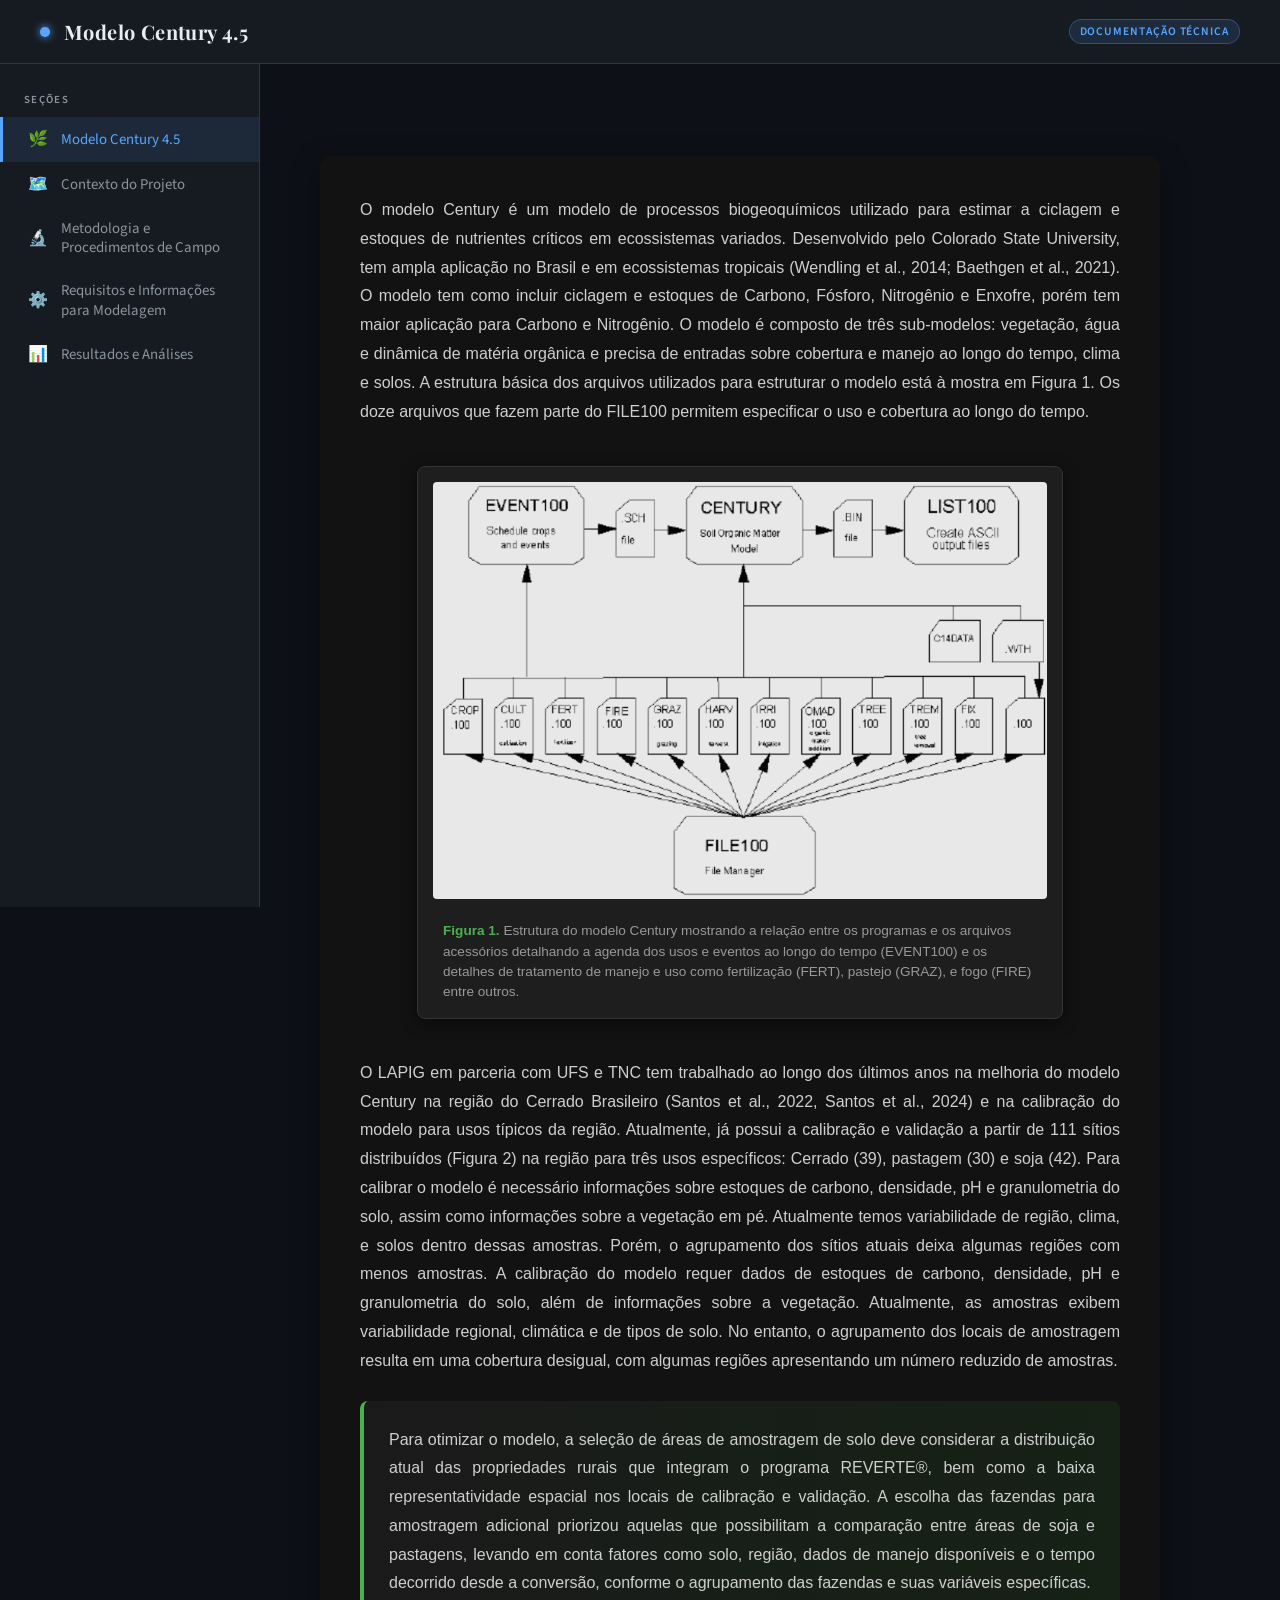
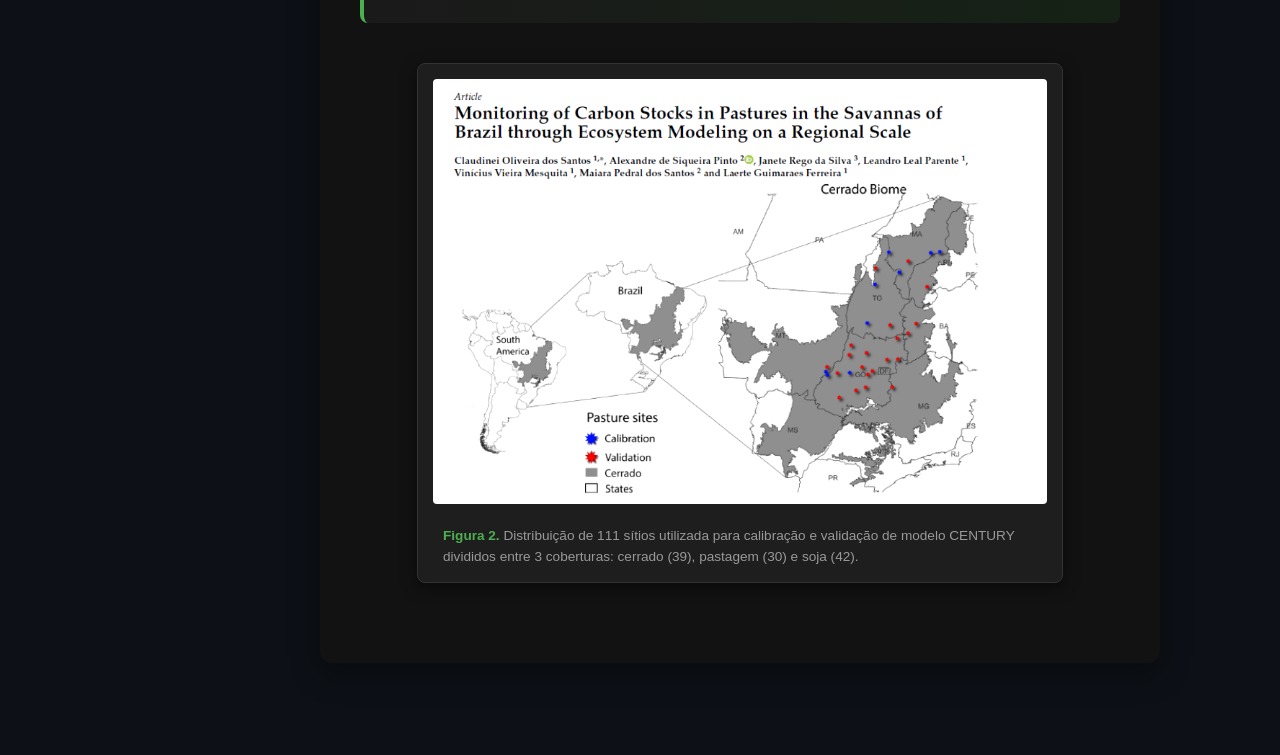
<file: index.html>
<!DOCTYPE html>
<html lang="pt-BR">
<head>
    <meta charset="UTF-8">
    <meta name="viewport" content="width=device-width, initial-scale=1.0">
    <title>Modelo Century 4.5</title>
    <link href="https://fonts.googleapis.com/css2?family=Playfair+Display:wght@600;700&family=Source+Sans+3:wght@300;400;600&display=swap" rel="stylesheet">
    <link rel="stylesheet" href="style.css">
</head>
<body>

    <header class="top-bar">
        <div class="logo-dot"></div>
        <h1>Modelo Century 4.5</h1>
        <span class="badge">Documentação Técnica</span>
    </header>

    <div class="layout">

        <!-- ── SIDEBAR ── -->
        <nav class="sidebar">
            <div class="sidebar-label">Seções</div>

            <button class="tab-btn active" data-tab="tab1">
                <span class="icon">🌿</span>
                <span class="label">Modelo Century 4.5</span>
            </button>
            <button class="tab-btn" data-tab="tab2">
                <span class="icon">🗺️</span>
                <span class="label">Contexto do Projeto</span>
            </button>
            <button class="tab-btn" data-tab="tab3">
                <span class="icon">🔬</span>
                <span class="label">Metodologia e Procedimentos de Campo</span>
            </button>
            <button class="tab-btn" data-tab="tab4">
                <span class="icon">⚙️</span>
                <span class="label">Requisitos e Informações para Modelagem</span>
            </button>
            <button class="tab-btn" data-tab="tab5">
                <span class="icon">📊</span>
                <span class="label">Resultados e Análises</span>
            </button>
        </nav>

        <!-- ── CONTENT ── -->
        <main class="content">
            <!-- Content will be loaded here dynamically by app.js -->
        </main>
    </div>

    <script src="app.js?v=2"></script>

</body>
</html>
</file>
<file: style.css>
*, *::before, *::after { box-sizing: border-box; margin: 0; padding: 0; }

:root {
    --bg: #0d1117;
    --surface: #161b22;
    --surface2: #1c2330;
    --border: #30363d;
    --accent: #58a6ff;
    --accent2: #3fb950;
    --text: #e6edf3;
    --text-muted: #8b949e;
    --sidebar-w: 260px;
}

body {
    font-family: 'Source Sans 3', sans-serif;
    background: var(--bg);
    color: var(--text);
    min-height: 100vh;
    display: flex;
    flex-direction: column;
}

/* ── HEADER ── */
header.top-bar {
    background: var(--surface);
    border-bottom: 1px solid var(--border);
    padding: 18px 40px;
    display: flex;
    align-items: center;
    gap: 14px;
    position: sticky;
    top: 0;
    z-index: 100;
}
.top-bar .logo-dot {
    width: 10px; height: 10px;
    border-radius: 50%;
    background: var(--accent);
    box-shadow: 0 0 8px var(--accent);
    flex-shrink: 0;
}
.top-bar h1 {
    font-family: 'Playfair Display', serif;
    font-size: 1.25rem;
    letter-spacing: .02em;
    color: var(--text);
}
.top-bar .badge {
    margin-left: auto;
    font-size: .72rem;
    font-weight: 600;
    letter-spacing: .08em;
    text-transform: uppercase;
    background: rgba(88,166,255,.12);
    color: var(--accent);
    border: 1px solid rgba(88,166,255,.3);
    padding: 3px 10px;
    border-radius: 20px;
}

/* ── LAYOUT ── */
.layout {
    display: flex;
    flex: 1;
    min-height: 0;
}

/* ── SIDEBAR ── */
nav.sidebar {
    width: var(--sidebar-w);
    background: var(--surface);
    border-right: 1px solid var(--border);
    padding: 28px 0;
    position: sticky;
    top: 57px;
    height: calc(100vh - 57px);
    overflow-y: auto;
    flex-shrink: 0;
}
.sidebar-label {
    font-size: .68rem;
    font-weight: 600;
    letter-spacing: .12em;
    text-transform: uppercase;
    color: var(--text-muted);
    padding: 0 24px 10px;
}
.tab-btn {
    display: flex;
    align-items: center;
    gap: 12px;
    width: 100%;
    padding: 12px 24px;
    background: none;
    border: none;
    border-left: 3px solid transparent;
    color: var(--text-muted);
    font-family: 'Source Sans 3', sans-serif;
    font-size: .93rem;
    cursor: pointer;
    text-align: left;
    transition: all .2s;
    line-height: 1.3;
}
.tab-btn:hover {
    background: rgba(88,166,255,.06);
    color: var(--text);
}
.tab-btn.active {
    border-left-color: var(--accent);
    background: rgba(88,166,255,.1);
    color: var(--accent);
}
.tab-btn .icon {
    font-size: 1rem;
    flex-shrink: 0;
    width: 22px;
    text-align: center;
}
.tab-btn .label { flex: 1; }

/* ── MAIN CONTENT ── */
main.content {
    flex: 1;
    overflow-y: auto;
    position: relative;
}

.tab-pane {
    padding: 52px 60px;
    max-width: 960px;
    animation: fadeIn .35s ease;
}

@keyframes fadeIn {
    from { opacity: 0; transform: translateY(10px); }
    to   { opacity: 1; transform: translateY(0); }
}

/* ── HERO SECTION ── */
.pane-hero {
    margin-bottom: 40px;
}
.pane-hero .tag {
    display: inline-block;
    font-size: .72rem;
    font-weight: 600;
    letter-spacing: .1em;
    text-transform: uppercase;
    color: var(--accent2);
    background: rgba(63,185,80,.1);
    border: 1px solid rgba(63,185,80,.25);
    padding: 3px 10px;
    border-radius: 20px;
    margin-bottom: 16px;
}
.pane-hero h2 {
    font-family: 'Playfair Display', serif;
    font-size: 2.2rem;
    line-height: 1.2;
    margin-bottom: 14px;
    color: var(--text);
}
.pane-hero .lead {
    font-size: 1.05rem;
    color: var(--text-muted);
    line-height: 1.7;
    max-width: 640px;
}

/* ── IMAGE BLOCK ── */
.img-block {
    margin: 36px 0;
    border-radius: 10px;
    overflow: hidden;
    border: 1px solid var(--border);
    background: var(--surface2);
}
.img-block img {
    width: 100%;
    display: block;
    object-fit: cover;
    max-height: 340px;
}
.img-block .img-caption {
    padding: 12px 18px;
    font-size: .82rem;
    color: var(--text-muted);
    border-top: 1px solid var(--border);
}

/* ── PLACEHOLDER IMAGE ── */
.img-placeholder {
    width: 100%;
    height: 220px;
    background: linear-gradient(135deg, #1c2330 0%, #0d1117 100%);
    display: flex;
    flex-direction: column;
    align-items: center;
    justify-content: center;
    gap: 8px;
    color: var(--text-muted);
    font-size: .85rem;
}
.img-placeholder .ph-icon { font-size: 2rem; opacity: .5; }

/* ── CARDS GRID ── */
.cards-grid {
    display: grid;
    grid-template-columns: repeat(auto-fill, minmax(240px, 1fr));
    gap: 16px;
    margin: 28px 0;
}
.card {
    background: var(--surface2);
    border: 1px solid var(--border);
    border-radius: 8px;
    padding: 20px;
    transition: border-color .2s;
}
.card:hover { border-color: var(--accent); }
.card .card-icon { font-size: 1.4rem; margin-bottom: 10px; }
.card h4 { font-size: .9rem; font-weight: 600; margin-bottom: 6px; }
.card p { font-size: .83rem; color: var(--text-muted); line-height: 1.5; }

/* ── PROSE ── */
.prose h3 {
    font-family: 'Playfair Display', serif;
    font-size: 1.2rem;
    margin: 32px 0 10px;
    color: var(--text);
}
.prose p {
    font-size: .95rem;
    color: var(--text-muted);
    line-height: 1.75;
    margin-bottom: 16px;
}
.prose ul {
    padding-left: 20px;
    margin-bottom: 16px;
}
.prose ul li {
    font-size: .93rem;
    color: var(--text-muted);
    line-height: 1.7;
    margin-bottom: 6px;
}
.prose ul li::marker { color: var(--accent); }

/* ── DIVIDER ── */
hr.section-divider {
    border: none;
    border-top: 1px solid var(--border);
    margin: 36px 0;
}

/* ── TWO-COL IMAGE STRIP ── */
.img-row {
    display: grid;
    grid-template-columns: 1fr 1fr;
    gap: 16px;
    margin: 28px 0;
}
.img-row .img-block { margin: 0; }

/* ── STAT ROW ── */
.stat-row {
    display: flex;
    gap: 24px;
    margin: 28px 0;
    flex-wrap: wrap;
}
.stat-box {
    background: var(--surface2);
    border: 1px solid var(--border);
    border-radius: 8px;
    padding: 20px 28px;
    flex: 1;
    min-width: 140px;
    text-align: center;
}
.stat-box .num {
    font-family: 'Playfair Display', serif;
    font-size: 2rem;
    color: var(--accent);
    display: block;
}
.stat-box .lbl {
    font-size: .78rem;
    color: var(--text-muted);
    text-transform: uppercase;
    letter-spacing: .08em;
}

/* ── DYNAMIC LOAD STATES ── */
.loading-indicator, .error-indicator {
    padding: 52px 60px;
    font-size: 1.1rem;
    color: var(--text-muted);
}
.error-indicator {
    color: #ff7b72;
    background: rgba(255, 123, 114, 0.1);
    border: 1px solid rgba(255, 123, 114, 0.4);
    border-radius: 8px;
    margin: 40px;
}

/* ── RESPONSIVE ── */
@media (max-width: 768px) {
    .layout { flex-direction: column; }
    nav.sidebar {
        width: 100%; height: auto;
        position: static;
        display: flex;
        flex-wrap: wrap;
        padding: 12px;
        gap: 4px;
        border-right: none;
        border-bottom: 1px solid var(--border);
    }
    .sidebar-label { display: none; }
    .tab-btn {
        width: auto;
        border-left: none;
        border-bottom: 3px solid transparent;
        border-radius: 6px;
        padding: 8px 14px;
        font-size: .82rem;
    }
    .tab-btn.active {
        border-bottom-color: var(--accent);
        border-left-color: transparent;
    }
    .tab-pane { padding: 28px 20px; }
    .img-row { grid-template-columns: 1fr; }
    .pane-hero h2 { font-size: 1.5rem; }
}
</file>
